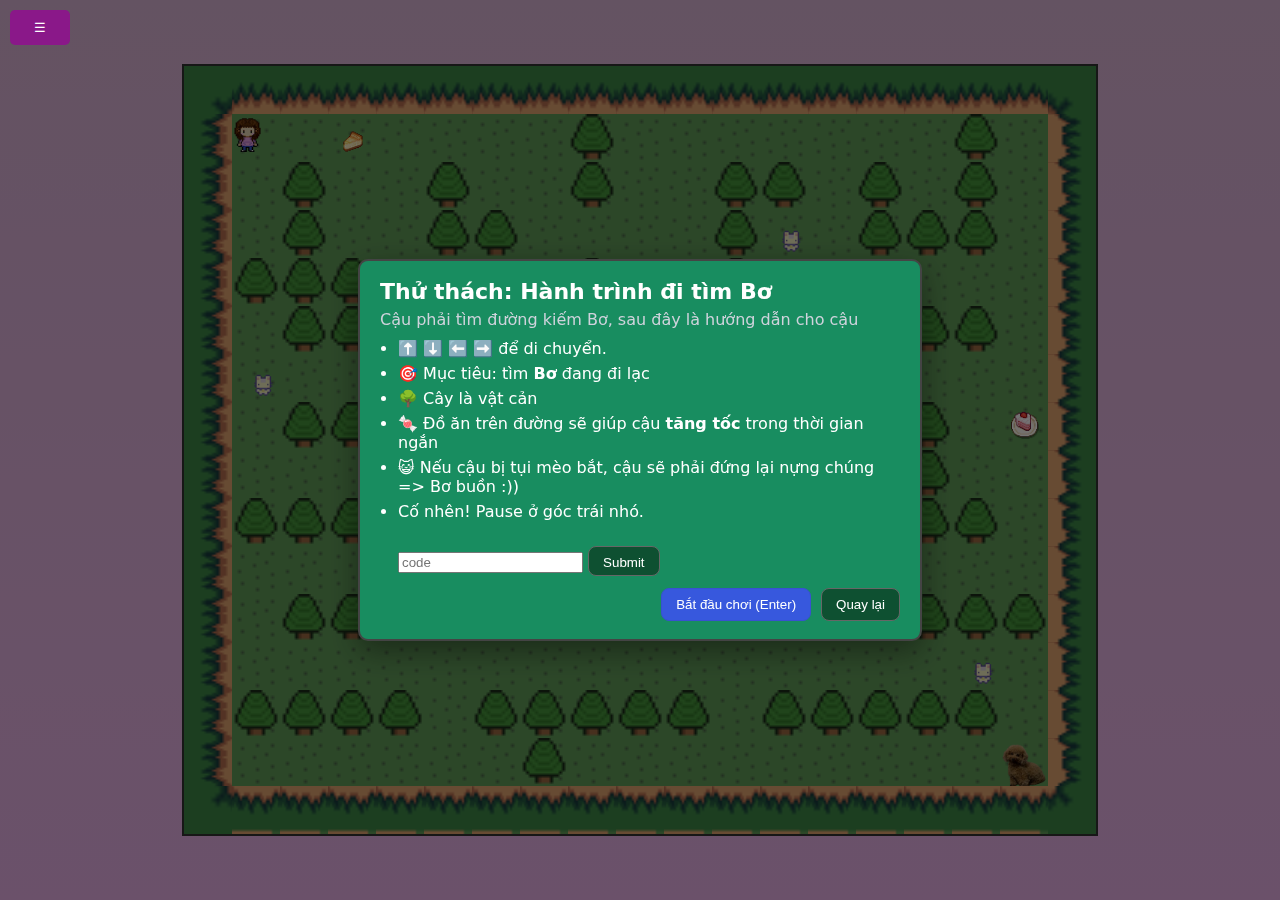
<file: docs/maze.html>
<!DOCTYPE html>
<html>
    <head>
        <meta charset="utf-8" />
        <title>Maze + Sprite</title>
        <style>
            html,
            body {
                height: 100%;
            }
            body {
                overflow: hidden;
            }
            body {
                margin: 0;
                background: linear-gradient(180deg, #deb8d9 0%, #edb4eb 100%);
                display: flex;
                justify-content: center;
                align-items: center;
                min-height: 100vh;
            }
            #game {
                image-rendering: pixelated;
                border: 2px solid #333;
                background: #fff;
            }

            .backdrop {
                position: fixed;
                inset: 0;
                background: rgba(0, 0, 0, 0.55);
                display: grid;
                place-items: center;
                z-index: 9999;
            }
            .hidden {
                display: none !important;
            }
            .modal {
                width: min(520px, calc(100vw - 32px));
                background: #188d60;
                color: #fff;
                border: 2px solid #444;
                border-radius: 10px;
                padding: 18px 20px;
                box-shadow: 0 10px 30px rgba(0, 0, 0, 0.4);
                font-family: system-ui, -apple-system, Segoe UI, Roboto,
                    sans-serif;
            }

            .modal h1 {
                margin: 0 0 6px;
                font-size: 22px;
            }
            .subtitle {
                margin: 0 0 10px;
                color: #cfd3dc;
            }

            .guide {
                margin: 0 0 12px 18px;
                padding: 0;
            }
            .guide li {
                margin: 6px 0;
            }

            .opt {
                display: flex;
                align-items: center;
                gap: 8px;
                margin: 8px 0 14px;
                color: #c8ffc8;
            }

            .actions {
                display: flex;
                gap: 10px;
                justify-content: flex-end;
            }

            .btn {
                background: #0e5031;
                color: #fff;
                border: 1px solid #666;
                padding: 8px 14px;
                border-radius: 8px;
                cursor: pointer;
            }
            .btn:hover {
                filter: brightness(1.1);
            }
            .btn.primary {
                background: #3758dd;
                border-color: #3851d0;
            }

            .menu-btn {
                position: absolute;
                width: 60px;
                top: 10px;
                left: 10px;
                background: #8a1889;
                color: #fff;
                border: none;
                padding: 10px;
                border-radius: 5px;
                cursor: pointer;
                z-index: 10000;
            }

            .menu-btn:hover {
                background: #444;
            }
        </style>
    </head>
    <body>
        <!-- Welcome / Help Modal -->
        <div id="introBackdrop" class="backdrop hidden">
            <div class="modal">
                <h1>Thử thách: Hành trình đi tìm Bơ</h1>
                <p class="subtitle">
                    Cậu phải tìm đường kiếm Bơ, sau đây là hướng dẫn cho cậu
                </p>

                <ul class="guide">
                    <li>⬆️ ⬇️ ⬅️ ➡️ để di chuyển.</li>
                    <li>🎯 Mục tiêu: tìm <b>Bơ</b> đang đi lạc</li>
                    <li>🌳 Cây là vật cản</li>
                    <li>
                        🍬 Đồ ăn trên đường sẽ giúp cậu <b>tăng tốc</b> trong
                        thời gian ngắn
                    </li>
                    <li>
                        😺 Nếu cậu bị tụi mèo bắt, cậu sẽ phải đứng lại nựng
                        chúng => Bơ buồn :))
                    </li>
                    <li>Cố nhên! Pause ở góc trái nhó.</li>
                    <br />
                    <form>
                        <input type="text" placeholder="code" />
                        <button type="button" class="btn" style="height: 30px">
                            Submit
                        </button>
                        <script>
                            document
                                .querySelector('form button')
                                .addEventListener('click', function () {
                                    const val = document
                                        .querySelector(
                                            'form input[type="text"]'
                                        )
                                        .value.trim();
                                    if (val === '2003') {
                                        window.location.href = 'prize.html';
                                    }
                                });
                        </script>
                    </form>
                </ul>

                <div class="actions">
                    <button id="btnStart" class="btn primary">
                        Bắt đầu chơi (Enter)
                    </button>
                    <button id="btnBack" class="btn">Quay lại</button>
                </div>
            </div>
        </div>

        <button id="menuBtn" class="menu-btn" title="Menu">&#9776;</button>

        <canvas id="game"></canvas>

        <script>
            document.getElementById('menuBtn').addEventListener('click', () => {
                showIntro(true); // mở lại modal hướng dẫn
            });
            const canvas = document.getElementById('game');
            const ctx = canvas.getContext('2d');
            ctx.imageSmoothingEnabled = false;

            // ===== Maze =====
            const mazeMap = [
                [5, 9, 9, 9, 9, 9, 9, 9, 9, 9, 9, 9, 9, 9, 9, 9, 9, 9, 6],
                [7, 0, 0, 0, 0, 0, 0, 0, 1, 0, 0, 0, 0, 0, 0, 0, 1, 0, 8],
                [7, 0, 1, 0, 0, 1, 0, 0, 1, 0, 0, 1, 1, 0, 1, 0, 1, 0, 8],
                [7, 0, 1, 0, 0, 1, 1, 0, 0, 0, 0, 1, 0, 0, 1, 1, 1, 0, 8],
                [7, 1, 1, 1, 0, 0, 0, 0, 1, 0, 0, 1, 0, 0, 0, 0, 0, 0, 8],
                [7, 0, 1, 1, 0, 1, 1, 1, 1, 1, 0, 1, 1, 1, 1, 1, 1, 0, 8],
                [7, 0, 0, 0, 0, 1, 1, 0, 0, 0, 0, 0, 0, 0, 0, 0, 0, 0, 8],
                [7, 0, 1, 1, 1, 1, 1, 0, 1, 1, 1, 1, 1, 1, 1, 1, 0, 0, 8],
                [7, 0, 0, 0, 0, 0, 0, 0, 0, 0, 0, 0, 0, 0, 0, 1, 0, 0, 8],
                [7, 1, 1, 1, 0, 1, 1, 1, 1, 1, 0, 1, 0, 1, 1, 1, 1, 0, 8],
                [7, 0, 0, 0, 0, 0, 0, 0, 1, 0, 0, 0, 0, 0, 0, 0, 0, 0, 8],
                [7, 0, 1, 1, 1, 1, 1, 1, 1, 1, 0, 1, 1, 1, 0, 1, 1, 1, 8],
                [7, 0, 0, 0, 0, 0, 0, 0, 0, 0, 0, 0, 0, 0, 0, 0, 0, 0, 8],
                [7, 1, 1, 1, 1, 0, 1, 1, 1, 1, 1, 0, 1, 1, 1, 1, 1, 0, 8],
                [7, 0, 0, 0, 0, 0, 0, 1, 0, 0, 0, 0, 0, 0, 0, 0, 0, 2, 8],
                [4, 3, 3, 3, 3, 3, 3, 3, 3, 3, 3, 3, 3, 3, 3, 3, 3, 3, 13],
            ];
            const tileSize = 48; // mẹo: 64 cho scale đẹp 32->64
            function setupCanvasDPR() {
                const cssW = mazeMap[0].length * tileSize;
                const cssH = mazeMap.length * tileSize;
                const dpr = Math.min(window.devicePixelRatio || 1, 2);

                canvas.style.width = cssW + 'px';
                canvas.style.height = cssH + 'px';
                canvas.width = Math.floor(cssW * dpr);
                canvas.height = Math.floor(cssH * dpr);

                ctx.setTransform(dpr, 0, 0, dpr, 0, 0);
            }
            setupCanvasDPR();
            window.addEventListener('resize', setupCanvasDPR);

            // (tuỳ chọn) Ảnh tường
            const grassImg = new Image();
            grassImg.src = 'pics/tree.png';
            let grassReady = false;
            grassImg.onload = () => (grassReady = true);

            const pathMiddleImg = new Image();
            pathMiddleImg.src = 'pics/grass.png';
            let pathMiddleReady = false;
            pathMiddleImg.onload = () => (pathMiddleReady = true);

            // path
            const pathTileImg = new Image();
            pathTileImg.src = 'pics/Path_Tile.png';

            const poodleImg = new Image();
            poodleImg.src = 'pics/poodle-rm.png';

            // (Tuỳ chọn) Overlay dấu chân 32x16 ở nửa dưới
            // Cắt (sx, sy, sw, sh) = (0, 80, 16, 16)
            drawpoodle = (dx, dy, size, scale = 2) => {
                const dw = Math.floor(size * scale);
                const dh = Math.floor(size * scale);
                const ddx = dx + Math.floor((size - dw) / 2); // canh giữa theo ngang
                const ddy = dy + Math.floor((size - dh) / 2); //
                ctx.drawImage(poodleImg, ddx, ddy, dw, dh);
            };
            function drawFootprints1(dx, dy, size, scale = 0.4) {
                const dw = Math.floor(size * scale);
                const dh = Math.floor(size * scale);
                const ddx = dx + Math.floor((size - dw) / 2); // canh giữa theo ngang
                const ddy = dy + (size - dh); // đặt ở nửa dưới ô

                ctx.drawImage(pathTileImg, 0, 80, 16, 16, ddx, ddy, dw, dh);
            }
            function drawFootprints2(dx, dy, size, scale = 0.4) {
                const dw = Math.floor(size * scale);
                const dh = Math.floor(size * scale);
                const ddx = dx + Math.floor((size - dw) / 2); // canh giữa theo ngang
                const ddy = dy + (size - dh); // đặt ở nửa dưới ô

                ctx.drawImage(pathTileImg, 17, 80, 16, 16, ddx, ddy, dw, dh);
            }
            function drawFootprints3(dx, dy, size, scale = 0.4) {
                const dw = Math.floor(size * scale);
                const dh = Math.floor(size * scale);
                const ddx = dx + Math.floor((size - dw) / 2); // canh giữa theo ngang
                const ddy = dy + (size - dh); // đặt ở nửa dưới ô

                ctx.drawImage(pathTileImg, 33, 80, 16, 16, ddx, ddy, dw, dh);
            }

            function drawGrassLeft(dx, dy, size, scale = 1) {
                const dw = Math.floor(size * scale);
                const dh = Math.floor(size * scale);
                const ddx = dx + Math.floor((size - dw) / 2); // canh giữa theo ngang
                const ddy = dy + Math.floor((size - dh) / 2); //

                ctx.drawImage(pathTileImg, 0, 11.5, 13.5, 25, ddx, ddy, dw, dh);
            }
            function drawGrassRight(dx, dy, size, scale = 1) {
                const dw = Math.floor(size * scale);
                const dh = Math.floor(size * scale);
                const ddx = dx + Math.floor((size - dw) / 2); // canh giữa theo ngang
                const ddy = dy + Math.floor((size - dh) / 2); //

                ctx.drawImage(
                    pathTileImg,
                    34,
                    12,
                    13.5,
                    23.5,
                    ddx,
                    ddy,
                    dw,
                    dh
                );
            }
            function drawGrassTop(dx, dy, size, scale = 1) {
                const dw = Math.floor(size * scale);
                const dh = Math.floor(size * scale);
                const ddx = dx + Math.floor((size - dw) / 2); // canh giữa theo ngang
                const ddy = dy + Math.floor((size - dh) / 2); //

                ctx.drawImage(pathTileImg, 12, 0, 24, 14, ddx, ddy, dw, dh);
            }
            function drawGrassBottom(dx, dy, size, scale = 1) {
                const dw = Math.floor(size * scale);
                const dh = Math.floor(size * scale);
                const ddx = dx + Math.floor((size - dw) / 2); // canh giữa theo ngang
                const ddy = dy + Math.floor((size - dh) / 2); //

                ctx.drawImage(pathTileImg, 12, 35, 24, 14, ddx, ddy, dw, dh);
            }
            function drawGrassCornerTopLeft(dx, dy, size, scale = 1) {
                const dw = Math.floor(size * scale);
                const dh = Math.floor(size * scale);
                const ddx = dx + Math.floor((size - dw) / 2); // canh giữa theo ngang
                const ddy = dy + Math.floor((size - dh) / 2); //

                ctx.drawImage(pathTileImg, 0, 0, 12, 12, ddx, ddy, dw, dh);
            }
            function drawGrassCornerTopRight(dx, dy, size, scale = 1) {
                const dw = Math.floor(size * scale);
                const dh = Math.floor(size * scale);
                const ddx = dx + Math.floor((size - dw) / 2); // canh giữa theo ngang
                const ddy = dy + Math.floor((size - dh) / 2); //

                ctx.drawImage(pathTileImg, 35, 0, 12, 12, ddx, ddy, dw, dh);
            }
            function drawGrassCornerBottomLeft(dx, dy, size, scale = 1) {
                const dw = Math.floor(size * scale);
                const dh = Math.floor(size * scale);
                const ddx = dx + Math.floor((size - dw) / 2); // canh giữa theo ngang
                const ddy = dy + Math.floor((size - dh) / 2); //

                ctx.drawImage(pathTileImg, 0, 35, 12, 12, ddx, ddy, dw, dh);
            }
            function drawGrassCornerBottomRight(dx, dy, size, scale = 1) {
                const dw = Math.floor(size * scale);
                const dh = Math.floor(size * scale);
                const ddx = dx + Math.floor((size - dw) / 2); // canh giữa theo ngang
                const ddy = dy + Math.floor((size - dh) / 2); //

                ctx.drawImage(pathTileImg, 35, 35, 12, 12, ddx, ddy, dw, dh);
            }
            // ===== Sprite sheet (192x320 = 6 cột x 10 hàng) =====
            const img = new Image();
            img.src = 'pics/SpriteSheet.png';
            const COLS = 9,
                ROWS = 9;
            let fw, fh; // 32x32
            let col = 0; // frame 0..2
            let row = 0; // hàng
            let tick = 0,
                ticksPerFrame = 8;
            const FRAMES_PER_ROW = 3; // chỉ 3 cột đầu

            // Dùng 3 hàng đầu: down=0, side=1 (trái/phải cùng hàng), up=2
            const DIR_ROW = { down: 0, side: 2, up: 4 };

            // ===== Player trên lưới =====
            let player = { gx: 1, gy: 1 };
            let flipX = false; // mirror khi đi LEFT
            function drawMaze() {
                for (let y = 0; y < mazeMap.length; y++) {
                    for (let x = 0; x < mazeMap[y].length; x++) {
                        const cell = mazeMap[y][x];
                        const dx = x * tileSize,
                            dy = y * tileSize;
                        ctx.drawImage(
                            pathMiddleImg,
                            dx,
                            dy,
                            tileSize,
                            tileSize
                        );
                        if (cell === 1) {
                            if (grassReady) {
                                ctx.drawImage(
                                    grassImg,
                                    dx,
                                    dy,
                                    tileSize,
                                    tileSize
                                );
                            } else {
                                ctx.fillStyle = 'black';
                                ctx.fillRect(dx, dy, tileSize, tileSize);
                            }
                        } else if (cell === 2) {
                            drawpoodle(dx, dy, tileSize);
                        } else if (cell === 3) {
                            drawGrassBottom(dx, dy, tileSize);
                        } else if (cell === 4) {
                            drawGrassCornerBottomLeft(dx, dy, tileSize);
                        } else if (cell === 5) {
                            drawGrassCornerTopLeft(dx, dy, tileSize);
                        } else if (cell === 6) {
                            drawGrassCornerTopRight(dx, dy, tileSize);
                        } else if (cell === 7) {
                            drawGrassLeft(dx, dy, tileSize);
                        } else if (cell === 8) {
                            drawGrassRight(dx, dy, tileSize);
                        } else if (cell === 9) {
                            drawGrassTop(dx, dy, tileSize);
                        } else if (cell === 13) {
                            drawGrassCornerBottomRight(dx, dy, tileSize);
                        } else {
                            if (pathMiddleReady) {
                                ctx.drawImage(
                                    pathMiddleImg,
                                    dx,
                                    dy,
                                    tileSize,
                                    tileSize
                                );
                            }
                        }
                    }
                }
            }

            function drawPlayer() {
                const sx = col * fw;
                const sy = row * fh;
                const dx = player.gx * tileSize;
                const dy = player.gy * tileSize;
                const dw = tileSize * 0.6,
                    dh = tileSize * 0.8;

                if (flipX) {
                    ctx.save();
                    ctx.translate(dx + dw, dy);
                    ctx.scale(-1, 1);
                    ctx.drawImage(img, sx, sy, fw, fh, 0, 0, dw, dh);
                    ctx.restore();
                } else {
                    ctx.drawImage(img, sx, sy, fw, fh, dx, dy, dw, dh);
                }
            }
            // --- Enemy sprite sheet ---
            const enemyImg = new Image();
            enemyImg.src = 'pics/cat.png';
            const ENEMY_COLS = 4,
                ENEMY_ROWS = 4;
            let eFW = 48,
                eFH = 48; // fallback

            enemyImg.onload = () => {
                eFW = enemyImg.width / ENEMY_COLS; //
                eFH = enemyImg.height / ENEMY_ROWS; //
            };

            // Dùng 3 hàng đầu: down=0, side=1 (trái/phải cùng hàng), up=2
            const eDIR_ROW = { down: 0, up: 1, side: 3 };

            // Danh sách enemy (có trạng thái animation riêng)
            const enemies = [
                {
                    gx: 1,
                    ox: 1,
                    gy: 6,
                    oy: 6,
                    r: 6,
                    mode: 'WANDER',
                    wx: null,
                    wy: null,
                    wait: 0,
                    tx: null,
                    ty: null,
                    replan: 0,
                    ecol: 0,
                    erow: eDIR_ROW.down,
                    eflipX: false,
                    etick: 0,
                },
                {
                    gx: 12,
                    ox: 12,
                    gy: 3,
                    oy: 3,
                    r: 5,
                    mode: 'WANDER',
                    wx: null,
                    wy: null,
                    wait: 0,
                    tx: null,
                    ty: null,
                    replan: 0,
                    ecol: 0,
                    erow: eDIR_ROW.down,
                    eflipX: false,
                    etick: 0,
                },
                {
                    gx: 16,
                    ox: 16,
                    gy: 12,
                    oy: 12,
                    r: 8,
                    mode: 'WANDER',
                    wx: null,
                    wy: null,
                    wait: 0,
                    tx: null,
                    ty: null,
                    replan: 0,
                    ecol: 0,
                    erow: eDIR_ROW.down,
                    eflipX: false,
                    etick: 0,
                },
            ];

            // === Pixel-food sprites ===
            // Change the file names/paths to your actual assets.
            // Recommended source size: 16x16 or 32x32 per icon (single frame).
            const FOOD_SPRITES = {
                cheesecake: {
                    src: 'pics/cheesecake.png',
                    img: new Image(),
                    ready: false,
                    w: 32,
                    h: 32,
                    scale: 0.6,
                },
                dumplings: {
                    src: 'pics/dumplings_dish.png',
                    img: new Image(),
                    ready: false,
                    w: 32,
                    h: 32,
                    scale: 0.6,
                },
                strawberrycake: {
                    src: 'pics/strawberrycake_dish.png',
                    img: new Image(),
                    ready: false,
                    w: 32,
                    h: 32,
                    scale: 0.6,
                },
                taco: {
                    src: 'pics/taco.png',
                    img: new Image(),
                    ready: false,
                    w: 32,
                    h: 32,
                    scale: 0.8,
                },
            };

            for (const k in FOOD_SPRITES) {
                const s = FOOD_SPRITES[k];
                s.img.onload = () => {
                    // Use the actual image size if not set
                    if (!s.w) s.w = s.img.naturalWidth || s.w;
                    if (!s.h) s.h = s.img.naturalHeight || s.h;
                    s.ready = true;
                };
                s.img.src = s.src;
            }
            function drawFoods() {
                for (const it of items) {
                    const dx = it.x * tileSize;
                    const dy = it.y * tileSize;

                    // subtle bobbing (pixel-art safe because imageSmoothing is disabled)
                    const bob =
                        Math.sin((foodTick + (it.x + it.y) * 11) * 0.12) *
                        (tileSize * 0.08);

                    // pick sprite by type; fallback to 'candy' if unknown
                    const sp =
                        FOOD_SPRITES[it.type] || FOOD_SPRITES.strawberrycake;

                    // target size (scaled but keeping pixel ratio)
                    const baseScale = sp.scale ?? 0.85; // 85% of a tile by default
                    const scale = Math.min(
                        (tileSize * baseScale) / sp.w,
                        (tileSize * baseScale) / sp.h
                    );

                    const dw = Math.max(1, Math.round(sp.w * scale));
                    const dh = Math.max(1, Math.round(sp.h * scale));

                    // center in tile and apply bob
                    const ox = Math.round(dx + (tileSize - dw) / 2);
                    const oy = Math.round(dy + (tileSize - dh) / 2 - bob);

                    if (sp.ready) {
                        ctx.drawImage(sp.img, 0, 0, sp.w, sp.h, ox, oy, dw, dh);
                    } else {
                        // minimal fallback box (until the image loads)
                        ctx.fillStyle = '#000';
                        ctx.fillRect(ox, oy, dw, dh);
                    }
                }
            }

            function withinRadius(e, x, y) {
                const dx = x - e.ox,
                    dy = y - e.oy;
                return dx * dx + dy * dy <= e.r * e.r; // bán kính Euclid theo ô
            }
            function pickRandomWalkableCellInRadius(e, attempts = 30) {
                const H = mazeMap.length,
                    W = mazeMap[0].length;
                for (let i = 0; i < attempts; i++) {
                    const rx =
                        e.ox + Math.floor(Math.random() * (2 * e.r + 1) - e.r);
                    const ry =
                        e.oy + Math.floor(Math.random() * (2 * e.r + 1) - e.r);
                    if (rx < 0 || ry < 0 || rx >= W || ry >= H) continue;
                    if (!withinRadius(e, rx, ry)) continue;
                    if (SOLID.has(mazeMap[ry][rx])) continue; // tránh tường/đồ trang trí rắn
                    if (
                        rx === Math.floor(e.gx + 0.5) &&
                        ry === Math.floor(e.gy + 0.5)
                    )
                        continue; // khác ô hiện tại
                    return { x: rx, y: ry };
                }
                // fallback: quay về gốc
                return { x: e.ox, y: e.oy };
            }
            // Tốc độ/chu kỳ
            const ENEMY_SPEED = 0.025; // ô / frame
            const REPLAN_EVERY = 12; // replan BFS mỗi 12 frame
            const E_FRAMES_PER_ROW = 3; // 3 frame đầu
            const E_TICKS_PER_FRAME = 8; // tốc độ animation

            // --- Vẽ tất cả enemy (sprite + flip) ---
            function drawEnemies() {
                for (const e of enemies) {
                    const sx = e.ecol * eFW;
                    const sy = e.erow * eFH;
                    const dx = e.gx * tileSize;
                    const dy = e.gy * tileSize;
                    const dw = tileSize * 1.3,
                        dh = tileSize * 1.3;

                    if (e.eflipX) {
                        ctx.save();
                        ctx.translate(dx + dw, dy);
                        ctx.scale(-1, 1);
                        ctx.drawImage(enemyImg, sx, sy, eFW, eFH, 0, 0, dw, dh);
                        ctx.restore();
                    } else {
                        ctx.drawImage(
                            enemyImg,
                            sx,
                            sy,
                            eFW,
                            eFH,
                            dx,
                            dy,
                            dw,
                            dh
                        );
                    }
                }
            }
            let foodTick = 0;

            // Cho updateAnim nhận cờ moved, idle thì reset frame
            function updateAnim(moved) {
                if (!moved) {
                    col = 0;
                    tick = 0;
                    return;
                }
                tick++;
                if (tick > ticksPerFrame) {
                    tick = 0;
                    col = (col + 1) % FRAMES_PER_ROW;
                }
            }
            // --- Cập nhật enemy (BFS đuổi player + animation theo hướng) ---
            function updateEnemies() {
                const pCellX = Math.floor(player.gx + 0.5);
                const pCellY = Math.floor(player.gy + 0.5);

                for (const e of enemies) {
                    const sX = Math.floor(e.gx + 0.5),
                        sY = Math.floor(e.gy + 0.5);
                    const playerIn = withinRadius(e, pCellX, pCellY);

                    // --- Chọn mục tiêu theo trạng thái ---
                    if (playerIn) {
                        // CHASE
                        e.mode = 'CHASE';
                        e.wx = e.wy = null; // bỏ mục tiêu wander cũ
                        // replan theo timer/đến nơi
                        const needReplan =
                            e.replan <= 0 ||
                            e.tx == null ||
                            (sX === e.tx && sY === e.ty);
                        if (needReplan) {
                            const step = bfsNextStepForEnemy(
                                e,
                                sX,
                                sY,
                                pCellX,
                                pCellY
                            );
                            if (step) {
                                e.tx = step.x;
                                e.ty = step.y;
                            } else {
                                e.tx = e.ty = null;
                            }
                            e.replan = REPLAN_EVERY;
                        } else {
                            e.replan--;
                        }
                    } else {
                        // WANDER trong bán kính
                        if (e.mode !== 'WANDER') {
                            e.mode = 'WANDER';
                            e.wx = null;
                            e.wy = null;
                            e.wait = 0;
                            e.tx = e.ty = null;
                        }

                        // Nghỉ 1 chút khi tới điểm (cho tự nhiên)
                        if (e.wait > 0) {
                            e.wait--;
                        }

                        // Nếu chưa có mục tiêu wander, hoặc đã tới/ra khỏi bán kính → chọn điểm mới
                        const reachedW =
                            e.wx != null && sX === e.wx && sY === e.wy;
                        if (
                            e.wx == null ||
                            !withinRadius(e, e.wx, e.wy) ||
                            reachedW
                        ) {
                            const t = pickRandomWalkableCellInRadius(e);
                            e.wx = t.x;
                            e.wy = t.y;
                            e.replan = 0; // buộc replan
                            if (reachedW)
                                e.wait = 10 + ((Math.random() * 20) | 0); // nghỉ 10-30 frame
                        }

                        // Lập đường tới điểm wander hiện tại
                        if (
                            e.replan <= 0 ||
                            e.tx == null ||
                            (sX === e.tx && sY === e.ty)
                        ) {
                            const step = bfsNextStepForEnemy(
                                e,
                                sX,
                                sY,
                                e.wx,
                                e.wy
                            );
                            if (step) {
                                e.tx = step.x;
                                e.ty = step.y;
                            } else {
                                e.tx = e.ty = null;
                                e.wx = e.wy = null;
                            }
                            e.replan = REPLAN_EVERY;
                        } else {
                            e.replan--;
                        }
                    }

                    // --- Nếu không có bước đi hợp lệ thì idle ---
                    if (e.tx == null) {
                        e.ecol = 0;
                        e.etick = 0;
                        continue;
                    }

                    // Vector tới ô mục tiêu
                    let dx = e.tx - e.gx,
                        dy = e.ty - e.gy;
                    const ax = Math.abs(dx),
                        ay = Math.abs(dy);
                    dx =
                        ax > 1e-6
                            ? Math.sign(dx) * Math.min(ENEMY_SPEED, ax)
                            : 0;
                    dy =
                        ay > 1e-6
                            ? Math.sign(dy) * Math.min(ENEMY_SPEED, ay)
                            : 0;
                    if (dx && dy) {
                        dx *= Math.SQRT1_2;
                        dy *= Math.SQRT1_2;
                    }

                    // Hàng sprite + flip
                    if (Math.abs(dx) > Math.abs(dy)) {
                        e.erow = eDIR_ROW.side;
                        e.eflipX = dx < 0; // phải = lật
                    } else if (Math.abs(dy) > 0) {
                        e.erow = dy > 0 ? eDIR_ROW.down : eDIR_ROW.up;
                        // giữ eflipX khi đi dọc
                    }

                    const bx = e.gx,
                        by = e.gy;
                    moveEnemy(e, dx, dy); // bản có radius

                    // Snap để hết rung
                    if (
                        Math.abs(e.gx - e.tx) < 1e-3 &&
                        Math.abs(e.gy - e.ty) < 1e-3
                    ) {
                        e.gx = e.tx;
                        e.gy = e.ty;
                    }

                    // Animate khi có di chuyển
                    const moved =
                        Math.abs(e.gx - bx) + Math.abs(e.gy - by) > 1e-4;
                    if (moved) {
                        e.etick++;
                        if (e.etick > E_TICKS_PER_FRAME) {
                            e.etick = 0;
                            e.ecol = (e.ecol + 1) % E_FRAMES_PER_ROW;
                        }
                    } else {
                        e.ecol = 0;
                        e.etick = 0;
                    }

                    // Đụng player?
                    if (
                        hitboxesOverlap(
                            e.gx,
                            e.gy,
                            player.gx,
                            player.gy,
                            e.prevGx ?? e.gx,
                            e.prevGy ?? e.gy,
                            player.prevGx ?? player.gx,
                            player.prevGy ?? player.gy
                        )
                    ) {
                        showFailedModal();
                        resetGame();
                        return;
                    }
                }
            }

            function loop() {
                FRAME++;
                LOOP_STARTED = true;
                let moved = false;

                if (!PAUSED) {
                    if (JUST_RESET > 0) {
                        JUST_RESET--; // bỏ qua logic frame này
                    } else {
                        moved =
                            typeof updateMovement === 'function'
                                ? updateMovement()
                                : false;

                        updateFood();
                        updateEnemies(); // <-- thêm
                    }
                }
                updateAnim(moved); // animation player (idle khi không moving)

                ctx.clearRect(0, 0, canvas.width, canvas.height);
                drawMaze();
                drawEnemies(); // vẽ enemy
                drawPlayer();
                drawFoods(); // vẽ đồ ăn
                requestAnimationFrame(loop);
            }

            img.onload = () => {
                fw = img.width / COLS; // 192/6 = 32
                fh = img.height / ROWS; // 320/10 = 32
                loop();
            };

            // ===== Movement theo speed + collision =====
            const SPEED = 0.04; // ô / frame
            const BOOST_SPEED = 0.055; // tốc độ khi có kẹo
            const BOOST_SECS = 2; // số giây tăng tốc
            const FPS_GUESS = 60; // game loop ~60fps
            const BOOST_FRAMES = BOOST_SECS * FPS_GUESS;

            let boostTicks = 0;
            let boostSpeed = SPEED;
            const keys = Object.create(null);

            document.addEventListener('keydown', (e) => {
                keys[e.key] = true;
                if (
                    [
                        'ArrowLeft',
                        'ArrowRight',
                        'ArrowUp',
                        'ArrowDown',
                        ' ',
                    ].includes(e.key)
                ) {
                    e.preventDefault();
                }
                if (e.key === 'ArrowDown') {
                    row = DIR_ROW.down;
                    flipX = false;
                }
                if (e.key === 'ArrowUp') {
                    row = DIR_ROW.up;
                    flipX = false;
                }
                if (e.key === 'ArrowLeft') {
                    row = DIR_ROW.side;
                    flipX = true;
                } // left = không lật
                if (e.key === 'ArrowRight') {
                    row = DIR_ROW.side;
                    flipX = false;
                } // right = lật gương
            });
            document.addEventListener('keyup', (e) => {
                keys[e.key] = false;
            });
            // ===== Intro / Help =====
            let PAUSED = true; // game tạm dừng khi mở trang
            let LOOP_STARTED = false; // chỉ để chắc chắn loop đã chạy
            const introEl = document.getElementById('introBackdrop');
            const btnStart = document.getElementById('btnStart');
            const btnBack = document.getElementById('btnBack');
            const dontShow = document.getElementById('introDontShow');

            function showIntro(force = false) {
                const skip = localStorage.getItem('maze_skip_intro') === '1';
                if (!force && skip) {
                    PAUSED = false;
                    return;
                }
                introEl.classList.remove('hidden');
                PAUSED = true;
            }

            function hideIntro() {
                console.log('hide Intro');
                introEl.classList.add('hidden');
                PAUSED = false;
                if (dontShow?.checked)
                    localStorage.setItem('maze_skip_intro', '1'); // dùng ?. để tránh null
            }

            // Phím tắt: Enter/Space bắt đầu; H bật/tắt bảng hướng dẫn
            window.addEventListener('keydown', (e) => {
                if (e.key === 'Enter' || e.key === ' ') {
                    if (!introEl.classList.contains('hidden')) hideIntro();
                }
                if (e.key.toLowerCase() === 'h') {
                    if (introEl.classList.contains('hidden')) {
                        showIntro(true);
                    } else {
                        hideIntro();
                    }
                }
            });

            // Gọi khi trang sẵn sàng
            window.addEventListener('load', () => {
                showIntro();
            });
            btnStart?.addEventListener('click', hideIntro);
            btnBack?.addEventListener('click', () => {
                window.location.href = 'index.html';
            });
            // Những ô không đi qua
            const SOLID = new Set([1, 3, 6, 7, 8, 5, 9, 10, 13]); // tường/grass decor của bạn

            // Hitbox theo ĐƠN VỊ Ô (1 = 1 tile). Nhỏ hơn 1 để đi sát mép cho mượt.
            const HIT_W = 0.2; // rộng hitbox ~70% 1 ô
            const HIT_H = 0.5; // cao hitbox  ~80% 1 ô
            const MARGIN_X = (1 - HIT_W) / 2; // lề trái/phải trong 1 ô
            const MARGIN_Y = (1 - HIT_H) / 2; // lề trên/dưới trong 1 ô
            const EPS = 1e-6;

            // Kiểm tra hitbox (neo theo top-left của người chơi) có đè lên ô rắn không
            function overlapsSolid(topLeftX, topLeftY) {
                // khung hitbox theo world (đơn vị ô)
                const left = topLeftX + MARGIN_X;
                const right = topLeftX + 1 - MARGIN_X - EPS;
                const top = topLeftY + MARGIN_Y;
                const bottom = topLeftY + 1 - MARGIN_Y - EPS;

                // các ô bị phủ
                const xi0 = Math.floor(left);
                const xi1 = Math.floor(right);
                const yi0 = Math.floor(top);
                const yi1 = Math.floor(bottom);

                for (let y = yi0; y <= yi1; y++) {
                    if (y < 0 || y >= mazeMap.length) return true; // ngoài map coi là rắn
                    for (let x = xi0; x <= xi1; x++) {
                        if (x < 0 || x >= mazeMap[0].length) return true;
                        if (SOLID.has(mazeMap[y][x])) return true;
                    }
                }
                return false;
            }

            // (tuỳ chọn) chạm đích nếu hitbox đè lên ô goal
            function touchesGoal(topLeftX, topLeftY) {
                const left = topLeftX + MARGIN_X;
                const right = topLeftX + 1 - MARGIN_X - EPS;
                const top = topLeftY + MARGIN_Y;
                const bottom = topLeftY + 1 - MARGIN_Y - EPS;

                const xi0 = Math.floor(left);
                const xi1 = Math.floor(right);
                const yi0 = Math.floor(top);
                const yi1 = Math.floor(bottom);

                for (let y = yi0; y <= yi1; y++) {
                    for (let x = xi0; x <= xi1; x++) {
                        if (mazeMap[y] && mazeMap[y][x] === 2) return true;
                    }
                }
                return false;
            }
            let FRAME = 0;
            let JUST_RESET = 0; // bao nhiêu frame bỏ qua update logic
            let inputLockUntil = 0; // FRAME mốc đến khi nào thì bỏ qua input

            function clearKeys() {
                // set false cho các phím điều hướng bạn đang dùng
                keys['ArrowLeft'] = false;
                keys['ArrowRight'] = false;
                keys['ArrowUp'] = false;
                keys['ArrowDown'] = false;
            }

            function resetPlayerTo(x, y) {
                player.gx = x;
                player.gy = y;
                player.prevGx = x;
                player.prevGy = y; // rất quan trọng: đồng bộ prev
                // (tuỳ chọn) trả animation về idle
                col = 0;
                tick = 0;
            }

            function resetEnemies() {
                for (const e of enemies) {
                    e.gx = e.ox;
                    e.gy = e.oy; // đồng bộ prev
                    e.tx = null;
                    e.ty = null; // huỷ mục tiêu đang đuổi
                    e.replan = 0; // ép replan lần sau
                    e.ecol = 0;
                    e.etick = 0; // idle anim
                }
            }

            player.prevGx = player.gx;
            player.prevGy = player.gy;

            function tryMove(dx, dy) {
                player.prevGx = player.gx;
                player.prevGy = player.gy;
                let nx = player.gx,
                    ny = player.gy;
                if (dx) {
                    const tx = nx + dx;
                    if (!overlapsSolid(tx, ny)) nx = tx;
                }
                if (dy) {
                    const ty = ny + dy;
                    if (!overlapsSolid(nx, ty)) ny = ty;
                }
                player.gx = nx;
                player.gy = ny;
                if (touchesGoal(player.gx, player.gy)) {
                    setTimeout(() => {
                        window.location.href = 'prize.html';
                    }, 10);
                }
            }

            function moveEnemy(e, dx, dy) {
                e.prevGx = e.gx;
                e.prevGy = e.gy;
                let nx = e.gx,
                    ny = e.gy;
                if (dx) {
                    const tx = nx + dx;
                    if (!overlapsSolid(tx, ny)) nx = tx;
                }
                if (dy) {
                    const ty = ny + dy;
                    if (!overlapsSolid(nx, ty)) ny = ty;
                }
                e.gx = nx;
                e.gy = ny;
            }
            function applyFoodEffect(type) {
                if (type !== 'BOOST') return;
                // extend time
                boostTicks += Math.round(BOOST_SECS * FPS_GUESS);
            }

            const items = [
                { x: 3, y: 1, type: 'cheesecake' },
                { x: 10, y: 4, type: 'dumplings' },
                { x: 14, y: 10, type: 'taco' },
                { x: 17, y: 7, type: 'strawberrycake' },
            ];
            // Spawn only on path (0) and avoid player/enemies
            function cellFree(x, y) {
                if (!mazeMap[y] || mazeMap[y][x] !== 0) return false;
                if (
                    Math.floor(player.gx + 0.5) === x &&
                    Math.floor(player.gy + 0.5) === y
                )
                    return false;
                if (typeof enemies !== 'undefined') {
                    for (const e of enemies) {
                        if (
                            Math.floor(e.gx + 0.5) === x &&
                            Math.floor(e.gy + 0.5) === y
                        )
                            return false;
                    }
                }
                return true;
            }

            function spawnFoods(
                plan = { candy: 6, apple: 6, donut: 2, soda: 2 }
            ) {
                items.length = 0;
                const H = mazeMap.length,
                    W = mazeMap[0].length;

                const all = [];
                for (const [type, n] of Object.entries(plan)) {
                    for (let i = 0; i < n; i++) all.push(type);
                }

                let tries = 0;
                while (all.length && tries < W * H * 5) {
                    tries++;
                    const idx = (Math.random() * all.length) | 0;
                    const type = all[idx];
                    const x = (Math.random() * W) | 0,
                        y = (Math.random() * H) | 0;
                    if (!cellFree(x, y)) continue;
                    items.push({ x, y, type });
                    all.splice(idx, 1);
                }
            }
            function playerTouchesCell(x, y, shrink = 0.5) {
                // Hitbox của food căn giữa ô
                const foodCenterX = x + 0.5;
                const foodCenterY = y + 0.5;
                const foodHW = shrink / 2;
                const foodHH = shrink / 2;

                // Hitbox của player căn giữa ô
                const playerCenterX = player.gx + 0.5;
                const playerCenterY = player.gy + 0.5;
                const playerHW = HIT_W / 2;
                const playerHH = HIT_H / 2;

                // Kiểm tra overlap giữa 2 hitbox căn giữa
                return !(
                    playerCenterX + playerHW < foodCenterX - foodHW ||
                    playerCenterX - playerHW > foodCenterX + foodHW ||
                    playerCenterY + playerHH < foodCenterY - foodHH ||
                    playerCenterY - playerHH > foodCenterY + foodHH
                );
            }
            function updateFood() {
                // pick up
                for (let i = items.length - 1; i >= 0; i--) {
                    const it = items[i];
                    if (playerTouchesCell(it.x, it.y)) {
                        applyFoodEffect('BOOST'); // <- all foods call this
                        items.splice(i, 1);
                    }
                }
                if (boostTicks > 0) {
                    boostTicks--;
                    if (boostTicks === 0) boostSpeed = SPEED;
                }

                foodTick++;
            }

            function updateMovement() {
                if (FRAME < inputLockUntil) return false;

                const S = boostTicks > 0 ? BOOST_SPEED : SPEED;
                // ý định theo trục: -1, 0, 1
                let ax = 0,
                    ay = 0;
                if (keys['ArrowLeft']) ax -= 1;
                if (keys['ArrowRight']) ax += 1;
                if (keys['ArrowUp']) ay -= 1;
                if (keys['ArrowDown']) ay += 1;

                // chuyển ý định thành vận tốc
                let dx = 0,
                    dy = 0;
                if (ax && ay) {
                    // giữ tốc độ chéo bằng tốc độ thẳng
                    const k = Math.SQRT1_2; // = 1/√2
                    dx = ax * S * k;
                    dy = ay * S * k;
                } else {
                    dx = ax * S;
                    dy = ay * S;
                }

                let moved = false;
                if (dx) {
                    const ox = player.gx;
                    tryMove(dx, 0);
                    moved ||= player.gx !== ox;
                }
                if (dy) {
                    const oy = player.gy;
                    tryMove(0, dy);
                    moved ||= player.gy !== oy;
                }
                return moved;
            }

            function bfsNextStepForEnemy(e, sx, sy, tx, ty) {
                const H = mazeMap.length,
                    W = mazeMap[0].length;
                const inb = (x, y) => x >= 0 && x < W && y >= 0 && y < H;
                const blocked = (x, y) =>
                    !inb(x, y) ||
                    !withinRadius(e, x, y) ||
                    SOLID.has(mazeMap[y][x]);

                if (blocked(sx, sy)) return null;
                const prev = Array.from({ length: H }, () =>
                    Array(W).fill(null)
                );
                const q = [{ x: sx, y: sy }];
                prev[sy][sx] = { x: sx, y: sy };
                const dirs = [
                    [1, 0],
                    [-1, 0],
                    [0, 1],
                    [0, -1],
                ];

                while (q.length) {
                    const cur = q.shift();
                    if (cur.x === tx && cur.y === ty) break;
                    for (const [dx, dy] of dirs) {
                        const nx = cur.x + dx,
                            ny = cur.y + dy;
                        if (blocked(nx, ny) || prev[ny][nx]) continue;
                        prev[ny][nx] = cur;
                        q.push({ x: nx, y: ny });
                    }
                }
                if (!prev[ty] || !prev[ty][tx]) return null;

                // lần ngược để lấy ô đầu tiên sau start
                let step = { x: tx, y: ty };
                while (
                    prev[step.y][step.x] &&
                    !(step.x === sx && step.y === sy)
                ) {
                    const p = prev[step.y][step.x];
                    if (p.x === sx && p.y === sy) break;
                    step = p;
                }
                return step;
            }

            // Nên bóp hitbox 1 chút cho dễ bắt
            const CATCH_MARGIN_X = MARGIN_X * 0.7;
            const CATCH_MARGIN_Y = MARGIN_Y * 0.7;

            function sweptOverlap(x1, y1, px1, py1, x2, y2, px2, py2) {
                // hộp bao trùm đường đi của mỗi bên
                const left1 = Math.min(x1, px1) + CATCH_MARGIN_X;
                const right1 = Math.max(x1, px1) + 1 - CATCH_MARGIN_X - EPS;
                const top1 = Math.min(y1, py1) + CATCH_MARGIN_Y;
                const bottom1 = Math.max(y1, py1) + 1 - CATCH_MARGIN_Y - EPS;

                const left2 = Math.min(x2, px2) + CATCH_MARGIN_X;
                const right2 = Math.max(x2, px2) + 1 - CATCH_MARGIN_X - EPS;
                const top2 = Math.min(y2, py2) + CATCH_MARGIN_Y;
                const bottom2 = Math.max(y2, py2) + 1 - CATCH_MARGIN_Y - EPS;

                return !(
                    right1 < left2 ||
                    right2 < left1 ||
                    bottom1 < top2 ||
                    bottom2 < top1
                );
            }

            function crossedAxis(axis, e, p) {
                const ex0 = e.prevGx ?? e.gx,
                    ey0 = e.prevGy ?? e.gy;
                const px0 = p.prevGx ?? p.gx,
                    py0 = p.prevGy ?? p.gy;

                // đổi dấu theo trục?
                const d0 = axis === 'y' ? ey0 - py0 : ex0 - px0;
                const d1 = axis === 'y' ? e.gy - p.gy : e.gx - p.gx;
                if (d0 * d1 > 0) return false; // không cắt nhau

                // chiếu sang trục còn lại: phải có chồng lên nhau trong quá trình di chuyển
                if (axis === 'y') {
                    const eL = Math.min(ex0, e.gx) + CATCH_MARGIN_X;
                    const eR = Math.max(ex0, e.gx) + 1 - CATCH_MARGIN_X - EPS;
                    const pL = Math.min(px0, p.gx) + CATCH_MARGIN_X;
                    const pR = Math.max(px0, p.gx) + 1 - CATCH_MARGIN_X - EPS;
                    return !(eR < pL || pR < eL);
                } else {
                    // axis === 'x'
                    const eT = Math.min(ey0, e.gy) + CATCH_MARGIN_Y;
                    const eB = Math.max(ey0, e.gy) + 1 - CATCH_MARGIN_Y - EPS;
                    const pT = Math.min(py0, p.gy) + CATCH_MARGIN_Y;
                    const pB = Math.max(py0, p.gy) + 1 - CATCH_MARGIN_Y - EPS;
                    return !(eB < pT || pB < eT);
                }
            }

            function hitboxesOverlap(
                x1,
                y1,
                x2,
                y2,
                px1 = x1,
                py1 = y1,
                px2 = x2,
                py2 = y2
            ) {
                // 1) swept AABB
                if (sweptOverlap(x1, y1, px1, py1, x2, y2, px2, py2))
                    return true;
                // 2) crossing test theo cả 2 trục (đặc biệt fix case cùng cột)
                const e = { gx: x1, gy: y1, prevGx: px1, prevGy: py1 };
                const p = { gx: x2, gy: y2, prevGx: px2, prevGy: py2 };
                if (crossedAxis('y', e, p)) return true;
                if (crossedAxis('x', e, p)) return true;
                return false;
            }

            function showFailedModal() {
                alert('Bạn nựng mèo hết cả tiếng, Bơ dỗi rồi 😺');
            }

            function resetGame() {
                // Đặt lại vị trí player về vị trí bắt đầu
                const SPAWN_X = 1,
                    SPAWN_Y = 1; // đổi theo map của bạn

                resetPlayerTo(SPAWN_X, SPAWN_Y);
                resetEnemies();
                clearKeys();
                JUST_RESET = 1; // bỏ qua update logic trong 1 frame
                inputLockUntil = FRAME + 8;

                // Đặt lại đồ ăn
                items.length = 0;
                items.push(
                    { x: 3, y: 1, type: 'cheesecake' },
                    { x: 10, y: 4, type: 'dumplings' },
                    { x: 14, y: 10, type: 'taco' },
                    { x: 17, y: 7, type: 'strawberrycake' }
                );
            }
        </script>
    </body>
</html>
</file>
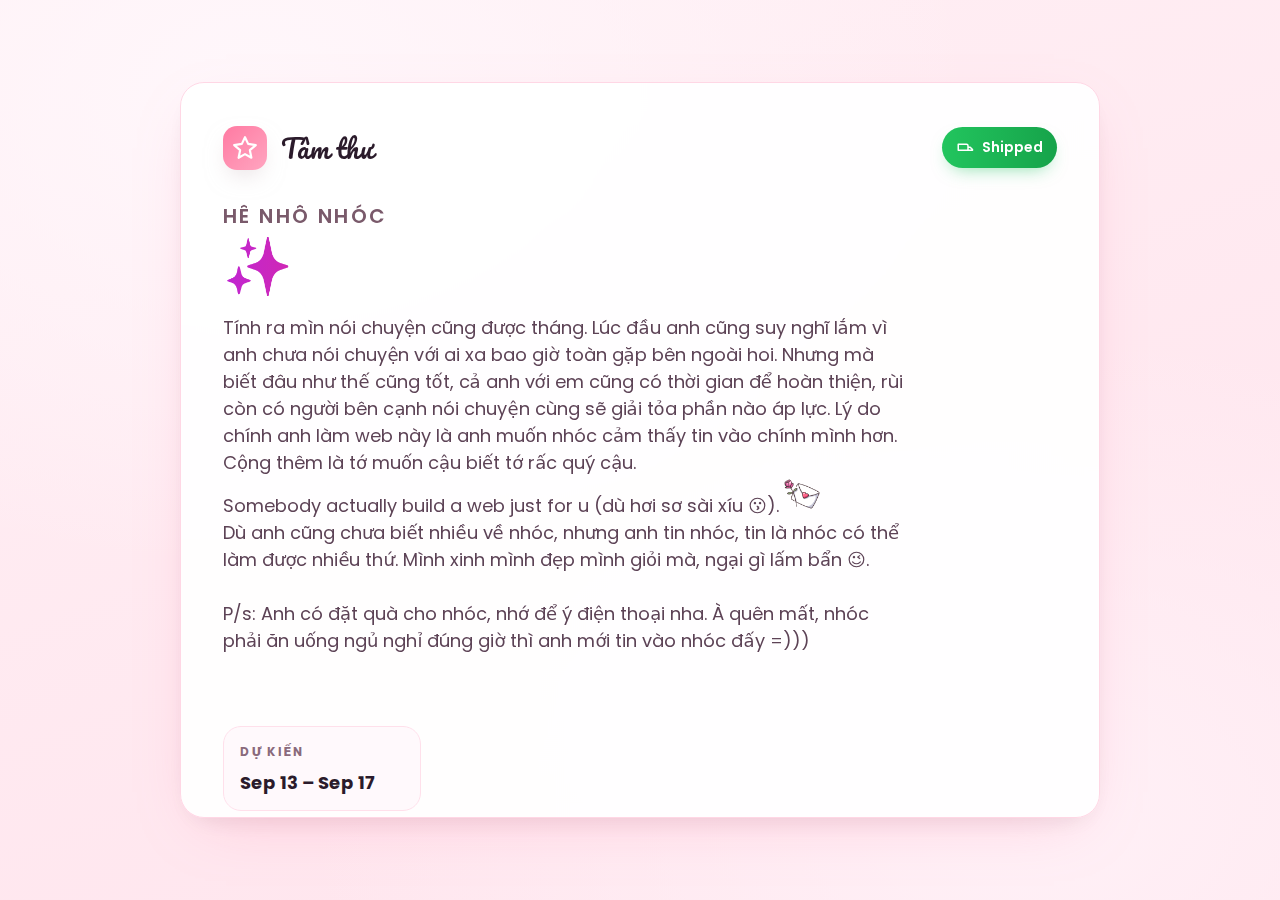
<file: docs/prize.html>
<!DOCTYPE html>
<html lang="en">
    <head>
        <meta charset="utf-8" />
        <meta name="viewport" content="width=device-width, initial-scale=1" />
        <title>✨ Surprise! A Prize for You ✨</title>
        <meta
            name="description"
            content="A cute little announcement page to tell someone special they won a prize — and it’s already shipped!"
        />
        <meta name="theme-color" content="#ff7aa2" />
        <meta property="og:title" content="✨ Surprise! A Prize for You ✨" />
        <meta
            property="og:description"
            content="You won a prize and it’s already on the way 💌📦"
        />
        <meta property="og:type" content="website" />

        <!-- Google Fonts -->
        <link
            href="https://fonts.googleapis.com/css2?family=Pacifico&family=Poppins:wght@300;400;600;700&display=swap"
            rel="stylesheet"
        />

        <style>
            :root {
                --bg-start: #fff0f5; /* lavenderblush */
                --bg-end: #ffe3ec; /* light pink */
                --card: #ffffffee; /* glassy card */
                --ink: #2b1b2b; /* cocoa text */
                --muted: #7a5a6b;
                --accent: #ff7aa2; /* strawberry milk */
                --accent-2: #ffa5c0; /* softer pink */
                --glow: #ffd1e1; /* gentle glow */
                --success: #22c55e; /* shipped pill */
                --shadow: 0 20px 60px -25px rgba(255, 122, 162, 0.35),
                    0 10px 30px -15px rgba(0, 0, 0, 0.15);
                --radius: 24px;
            }
            * {
                box-sizing: border-box;
            }
            html {
                -webkit-font-smoothing: antialiased; /* Safari/Chrome */
                -moz-osx-font-smoothing: grayscale; /* Firefox trên macOS */
                text-rendering: optimizeLegibility;
            }

            .floater {
                will-change: transform;
            } /* mượt hơn khi bay */

            html,
            body {
                height: 100%;
            }
            body {
                margin: 0;
                font-family: Poppins, system-ui, -apple-system, Segoe UI, Roboto,
                    'Helvetica Neue', Arial, 'Noto Sans', 'Apple Color Emoji',
                    'Segoe UI Emoji';
                color: var(--ink);
                background: radial-gradient(
                        1200px 800px at 20% 10%,
                        #fff7fb,
                        transparent 60%
                    ),
                    radial-gradient(
                        1200px 800px at 80% 90%,
                        #fff1f7,
                        transparent 60%
                    ),
                    linear-gradient(160deg, var(--bg-start), var(--bg-end));
                overflow-x: hidden;
            }

            /* Floating hearts in the background */
            .floaters {
                position: fixed;
                inset: 0;
                overflow: hidden;
                pointer-events: none;
                z-index: 0;
            }
            .floater {
                position: absolute;
                font-size: clamp(18px, 2.8vw, 38px);
                opacity: 0.14;
                filter: blur(0.2px);
            }
            @keyframes drift {
                from {
                    transform: translateY(110vh) rotate(0deg);
                }
                to {
                    transform: translateY(-15vh) rotate(360deg);
                }
            }

            .wrap {
                min-height: 100%;
                display: grid;
                place-items: center;
                padding: 28px;
                position: relative;
                z-index: 1;
            }

            .card {
                width: min(920px, 92vw);
                backdrop-filter: saturate(1.1) blur(6px);
                -webkit-backdrop-filter: saturate(1.1) blur(6px);
                background: var(--card);
                border-radius: var(--radius);
                box-shadow: var(--shadow);
                position: relative;
                overflow: hidden;
                border: 1px solid #ffd7e5;
            }
            /* fallback khi Safari cũ không hỗ trợ */
            @supports not (
                (backdrop-filter: blur(1px)) or
                    (-webkit-backdrop-filter: blur(1px))
            ) {
                .card {
                    background: rgba(255, 255, 255, 0.95);
                }
            }
            .shine {
                position: absolute;
                inset: 0;
                background: radial-gradient(
                    120% 120% at 60% -10%,
                    #fff6 0 40%,
                    #fff0 60%
                );
                opacity: 0.35;
                mix-blend-mode: soft-light;
            }
            @supports (background: conic-gradient(from 0deg, red, blue)) {
                .shine {
                    position: absolute;
                    inset: 0;
                    background: conic-gradient(
                        from 210deg at 60% -10%,
                        #fff0 0 30%,
                        #fff6 50%,
                        #fff0 70%
                    );
                    opacity: 0.35;
                    mix-blend-mode: soft-light;
                }
            }

            header {
                padding: 42px 42px 18px;
                display: flex;
                gap: 16px;
                align-items: center;
                justify-content: space-between;
                flex-wrap: wrap;
            }
            .logo {
                display: flex;
                align-items: center;
                gap: 14px;
                text-decoration: none;
                color: inherit;
            }
            .logo .mark {
                width: 44px;
                height: 44px;
                border-radius: 14px;
                background: linear-gradient(
                    135deg,
                    var(--accent),
                    var(--accent-2)
                );
                display: grid;
                place-items: center;
                color: rgb(143, 58, 137);
                box-shadow: 0 10px 24px -8px rgba(207, 190, 195, 0.6);
            }
            .logo .mark svg {
                width: 26px;
                height: 26px;
            }
            .logo .brand {
                font-family: Pacifico, cursive;
                font-size: 26px;
                letter-spacing: 0.3px;
            }

            .pill {
                display: inline-flex;
                align-items: center;
                gap: 8px;
                padding: 10px 14px;
                border-radius: 999px;
                font-weight: 600;
                font-size: 14px;
                color: #fff;
                background: linear-gradient(90deg, var(--success), #16a34a);
                box-shadow: 0 8px 18px -8px rgba(34, 197, 94, 0.55);
            }
            .pill svg {
                width: 18px;
                height: 18px;
            }

            .hero {
                padding: 12px 42px 28px;
            }
            .pre {
                font-weight: 600;
                letter-spacing: 0.12em;
                text-transform: uppercase;
                font-size: 20px;
                color: var(--muted);
            }
            h1 {
                margin: 6px 0 10px;
                font-size: clamp(28px, 5.6vw, 56px);
                line-height: 1.07;
            }
            .gradient-text {
                background: linear-gradient(
                    90deg,
                    #c026d3,
                    #ff2d55,
                    #ff7aa2,
                    #ffb6c1
                );
                -webkit-background-clip: text;
                background-clip: text;
                color: transparent;
            }
            .sub {
                color: #5d4356;
                font-size: clamp(14px, 2.2vw, 18px);
                max-width: 62ch;
            }

            .details {
                display: grid;
                grid-template-columns: repeat(4, minmax(0, 1fr));
                gap: 14px;
                padding: 26px 42px 6px;
            }
            .tile {
                background: #fff9fc;
                border: 1px solid #ffe0eb;
                border-radius: 18px;
                padding: 16px 16px 14px;
                position: relative;
            }
            .tile h3 {
                margin: 0 0 8px;
                font-size: 12px;
                letter-spacing: 0.12em;
                text-transform: uppercase;
                color: #8a6a7c;
            }
            .tile p {
                margin: 0;
                font-weight: 700;
                font-size: clamp(14px, 2.3vw, 18px);
            }
            .tile .copy {
                position: absolute;
                top: 12px;
                right: 12px;
                border: 0;
                background: #ffe7f0;
                color: #b13866;
                padding: 6px 9px;
                border-radius: 10px;
                font-size: 12px;
                cursor: pointer;
            }

            .cta {
                padding: 24px 42px 42px;
                display: flex;
                gap: 12px;
                flex-wrap: wrap;
            }
            .btn {
                appearance: none;
                border: 0;
                cursor: pointer;
                font-weight: 700;
                letter-spacing: 0.2px;
                border-radius: 14px;
                padding: 14px 18px;
                transition: transform 0.06s ease, box-shadow 0.2s ease;
                display: inline-flex;
                align-items: center;
                gap: 10px;
            }
            .btn:active {
                transform: translateY(1px);
            }
            .btn.primary {
                background: linear-gradient(
                    135deg,
                    var(--accent),
                    var(--accent-2)
                );
                color: white;
                box-shadow: 0 16px 28px -14px rgba(255, 122, 162, 0.7);
            }
            .btn.ghost {
                background: #fff;
                color: #b13866;
                border: 1px solid #ffd2e2;
            }

            footer {
                padding: 16px 42px 38px;
                color: #7a5a6b;
                display: flex;
                align-items: center;
                gap: 10px;
                flex-wrap: wrap;
            }
            .mini {
                font-size: 12px;
            }

            /* confetti canvas */
            canvas#confetti {
                position: fixed;
                inset: 0;
                pointer-events: none;
                z-index: 2;
            }

            /* Toast */
            .toast {
                position: fixed;
                right: 18px;
                bottom: 18px;
                padding: 12px 16px;
                background: #101010;
                color: #fff;
                border-radius: 12px;
                box-shadow: 0 12px 30px -12px rgba(0, 0, 0, 0.4);
                opacity: 0;
                transform: translateY(6px);
                transition: 0.25s ease;
                z-index: 3;
            }
            .toast.show {
                opacity: 1;
                transform: none;
            }

            /* Responsiveness */
            @media (prefers-reduced-motion: reduce) {
                * {
                    animation: none !important;
                    transition: none !important;
                }
                #confetti,
                .floaters {
                    display: none !important;
                }
            }
            @media (max-width: 880px) {
                .details {
                    grid-template-columns: repeat(2, minmax(0, 1fr));
                }
            }
            @media (max-width: 520px) {
                header,
                .hero,
                .details,
                .cta,
                footer {
                    padding-left: 18px;
                    padding-right: 18px;
                }
                .logo .brand {
                    font-size: 22px;
                }
            }
        </style>
    </head>
    <body>
        <canvas id="confetti" aria-hidden="true"></canvas>
        <div class="floaters" aria-hidden="true" id="floaters"></div>

        <main class="wrap">
            <article class="card" role="region" aria-label="Prize announcement">
                <div class="shine" aria-hidden="true"></div>

                <header>
                    <a class="logo" href="#" aria-label="Home">
                        <span class="mark" aria-hidden="true">
                            <svg
                                viewBox="0 0 24 24"
                                fill="none"
                                xmlns="http://www.w3.org/2000/svg"
                                aria-hidden="true"
                            >
                                <polygon
                                    points="12,2 14.9,8.2 22,9.3 16.5,14 17.9,21 12,17.6 6.1,21 7.5,14 2,9.3 9.1,8.2"
                                    stroke="#fff"
                                    stroke-width="2"
                                    stroke-linejoin="round"
                                />
                            </svg>
                        </span>
                        <span class="brand">Tâm thư</span>
                    </a>
                    <span class="pill" title="It’s already on the way!">
                        <svg
                            viewBox="0 0 24 24"
                            fill="none"
                            xmlns="http://www.w3.org/2000/svg"
                            aria-hidden="true"
                        >
                            <path
                                d="M3 7h11a2 2 0 0 1 2 2v6H3V7Zm13 4h3l3 3v1h-6v-4Z"
                                stroke="#fff"
                                stroke-width="2"
                                stroke-linecap="round"
                                stroke-linejoin="round"
                            />
                        </svg>
                        Shipped
                    </span>
                </header>

                <section class="hero">
                    <div class="pre">Hê nhô nhóc</div>
                    <h1 class="gradient-text">✨</h1>
                    <p class="sub">
                        Tính ra mìn nói chuyện cũng được tháng. Lúc đầu anh cũng
                        suy nghĩ lắm vì anh chưa nói chuyện với ai xa bao giờ
                        toàn gặp bên ngoài hoi. Nhưng mà biết đâu như thế cũng
                        tốt, cả anh với em cũng có thời gian để hoàn thiện, rùi
                        còn có người bên cạnh nói chuyện cùng sẽ giải tỏa phần
                        nào áp lực. Lý do chính anh làm web này là anh muốn nhóc
                        cảm thấy tin vào chính mình hơn. Cộng thêm là tớ muốn
                        cậu biết tớ rấc quý cậu.
                        <br />Somebody actually build a web just for u (dù hơi
                        sơ sài xíu 😗).
                        <img src="pics/mail.png" alt="💌" style="width: 2em" />
                        <br />
                        Dù anh cũng chưa biết nhiều về nhóc, nhưng anh tin nhóc,
                        tin là nhóc có thể làm được nhiều thứ. Mình xinh mình
                        đẹp mình giỏi mà, ngại gì lấm bẩn 😉. <br />
                        <br />P/s: Anh có đặt quà cho nhóc, nhớ để ý điện thoại
                        nha. À quên mất, nhóc phải ăn uống ngủ nghỉ đúng giờ thì
                        anh mới tin vào nhóc đấy =)))
                    </p>
                </section>

                <section class="details" aria-label="Shipping details">
                    <div class="tile">
                        <h3>Dự kiến</h3>
                        <p id="eta">Sep 13 – Sep 17</p>
                    </div>
                </section>
            </article>
        </main>

        <div class="toast" id="toast" role="status" aria-live="polite">
            Copied!
        </div>

        <script>
            async function copyTracking() {
                const text = CONFIG.tracking;
                try {
                    if (navigator.clipboard && window.isSecureContext) {
                        await navigator.clipboard.writeText(text);
                    } else {
                        const ta = document.createElement('textarea');
                        ta.value = text;
                        ta.setAttribute('readonly', '');
                        ta.style.position = 'absolute';
                        ta.style.left = '-9999px';
                        document.body.appendChild(ta);
                        ta.select();
                        document.execCommand('copy');
                        ta.remove();
                    }
                    showToast('Tracking copied 💖');
                } catch {
                    showToast('Copy failed. Long-press to select.');
                }
            }
            document
                .getElementById('copyBtn')
                .addEventListener('click', copyTracking);

            const prefersReduced = window.matchMedia(
                '(prefers-reduced-motion: reduce)'
            ).matches;
            if (!prefersReduced) {
                addEventListener('load', () => {
                    setTimeout(() => makeConfetti(200), 350);
                });
                document
                    .getElementById('celebrateBtn')
                    .addEventListener('click', () => {
                        makeConfetti(200);
                        showToast('Yay! 🎉');
                    });
            }

            // --- Simple page config (edit these!) ---------------------------------
            const CONFIG = {
                herName: 'An', // e.g., "Linh", "An"
                prize: 'a gift box', // e.g., "limited edition plushie"
                carrier: 'LoveExpress', // e.g., "DHL", "VNPost"
                tracking: 'HEART-2025-0908', // paste real code if you have one
                trackingUrl: '#', // paste the real tracking URL
                etaDays: [2, 4], // arrives in 2–4 days from today
            };

            // Populate text
            // Safely set (nếu không có phần tử thì bỏ qua, không crash)
            const elHer = document.getElementById('herName');
            const elPrize = document.getElementById('prize');
            if (elHer) elHer.textContent = CONFIG.herName || 'you';
            if (elPrize) elPrize.textContent = CONFIG.prize || 'mystery prize';

            document.getElementById('carrier').textContent = CONFIG.carrier;
            document.getElementById('tracking').textContent = CONFIG.tracking;
            document.getElementById('trackLink').href =
                CONFIG.trackingUrl || '#';

            // ETA range based on local time
            function formatShort(d) {
                return d.toLocaleDateString(undefined, {
                    month: 'short',
                    day: 'numeric',
                });
            }
            const today = new Date();
            const start = new Date(today);
            start.setDate(start.getDate() + (CONFIG.etaDays?.[0] ?? 2));
            const end = new Date(today);
            end.setDate(end.getDate() + (CONFIG.etaDays?.[1] ?? 4));
            document.getElementById('eta').textContent = `${formatShort(
                start
            )} – ${formatShort(end)}`;

            // Copy tracking
            const toast = document.getElementById('toast');

            function showToast(msg) {
                toast.textContent = msg;
                toast.classList.add('show');
                setTimeout(() => toast.classList.remove('show'), 1900);
            }

            // Floating hearts background
            const HEARTS = ['💖', '💗', '💓', '💞', '💕', '🩷'];
            const floaters = document.getElementById('floaters');
            const count = 18;
            for (let i = 0; i < count; i++) {
                const s = document.createElement('span');
                s.className = 'floater';
                s.textContent =
                    HEARTS[Math.floor(Math.random() * HEARTS.length)];
                s.style.left = `${Math.random() * 100}%`;
                s.style.animation = `drift ${14 + Math.random() * 12}s linear ${
                    -Math.random() * 20
                }s infinite`;
                floaters.appendChild(s);
            }

            // Confetti
            const c = document.getElementById('confetti');
            const ctx = c.getContext('2d');
            let confettiPieces = [];
            function onResize() {
                const dpr = Math.min(window.devicePixelRatio || 1, 2);
                c.width = Math.floor(innerWidth * dpr);
                c.height = Math.floor(innerHeight * dpr);
                c.style.width = innerWidth + 'px';
                c.style.height = innerHeight + 'px';
                ctx.setTransform(dpr, 0, 0, dpr, 0, 0);
            }
            addEventListener('resize', onResize);
            onResize();

            function makeConfetti(n = 160) {
                const colors = [
                    '#ff2d55',
                    '#ff7aa2',
                    '#ffb6c1',
                    '#c026d3',
                    '#ffd166',
                    '#7dd3fc',
                ];
                for (let i = 0; i < n; i++) {
                    confettiPieces.push({
                        x: Math.random() * c.width,
                        y: -10 - Math.random() * c.height * 0.3,
                        r: 4 + Math.random() * 6,
                        s: 0.5 + Math.random() * 1.5,
                        rot: Math.random() * Math.PI * 2,
                        rotS: (Math.random() - 0.5) * 0.2,
                        color: colors[
                            Math.floor(Math.random() * colors.length)
                        ],
                    });
                }
                if (!animId) animate();
                setTimeout(() => {
                    confettiPieces = [];
                }, 3000);
            }

            let animId = null;
            function animate() {
                animId = requestAnimationFrame(animate);
                ctx.clearRect(0, 0, c.width, c.height);
                confettiPieces.forEach((p) => {
                    p.y += p.s * 4;
                    p.x += Math.sin(p.y * 0.02) * 1.2;
                    p.rot += p.rotS;
                    ctx.save();
                    ctx.translate(p.x, p.y);
                    ctx.rotate(p.rot);
                    ctx.fillStyle = p.color;
                    ctx.fillRect(-p.r / 2, -p.r / 2, p.r, p.r);
                    ctx.restore();
                });
                if (confettiPieces.length === 0) {
                    cancelAnimationFrame(animId);
                    animId = null;
                }
            }
        </script>

        <!--
    Quick how‑to:
    1) Edit the CONFIG object above with her name, the prize, carrier, tracking and tracking URL.
    2) Optional: Tweak colors in :root to match her vibe.
    3) Host the file anywhere (GitHub Pages, Netlify, Vercel) and share the link!
  -->
    </body>
</html>
</file>
